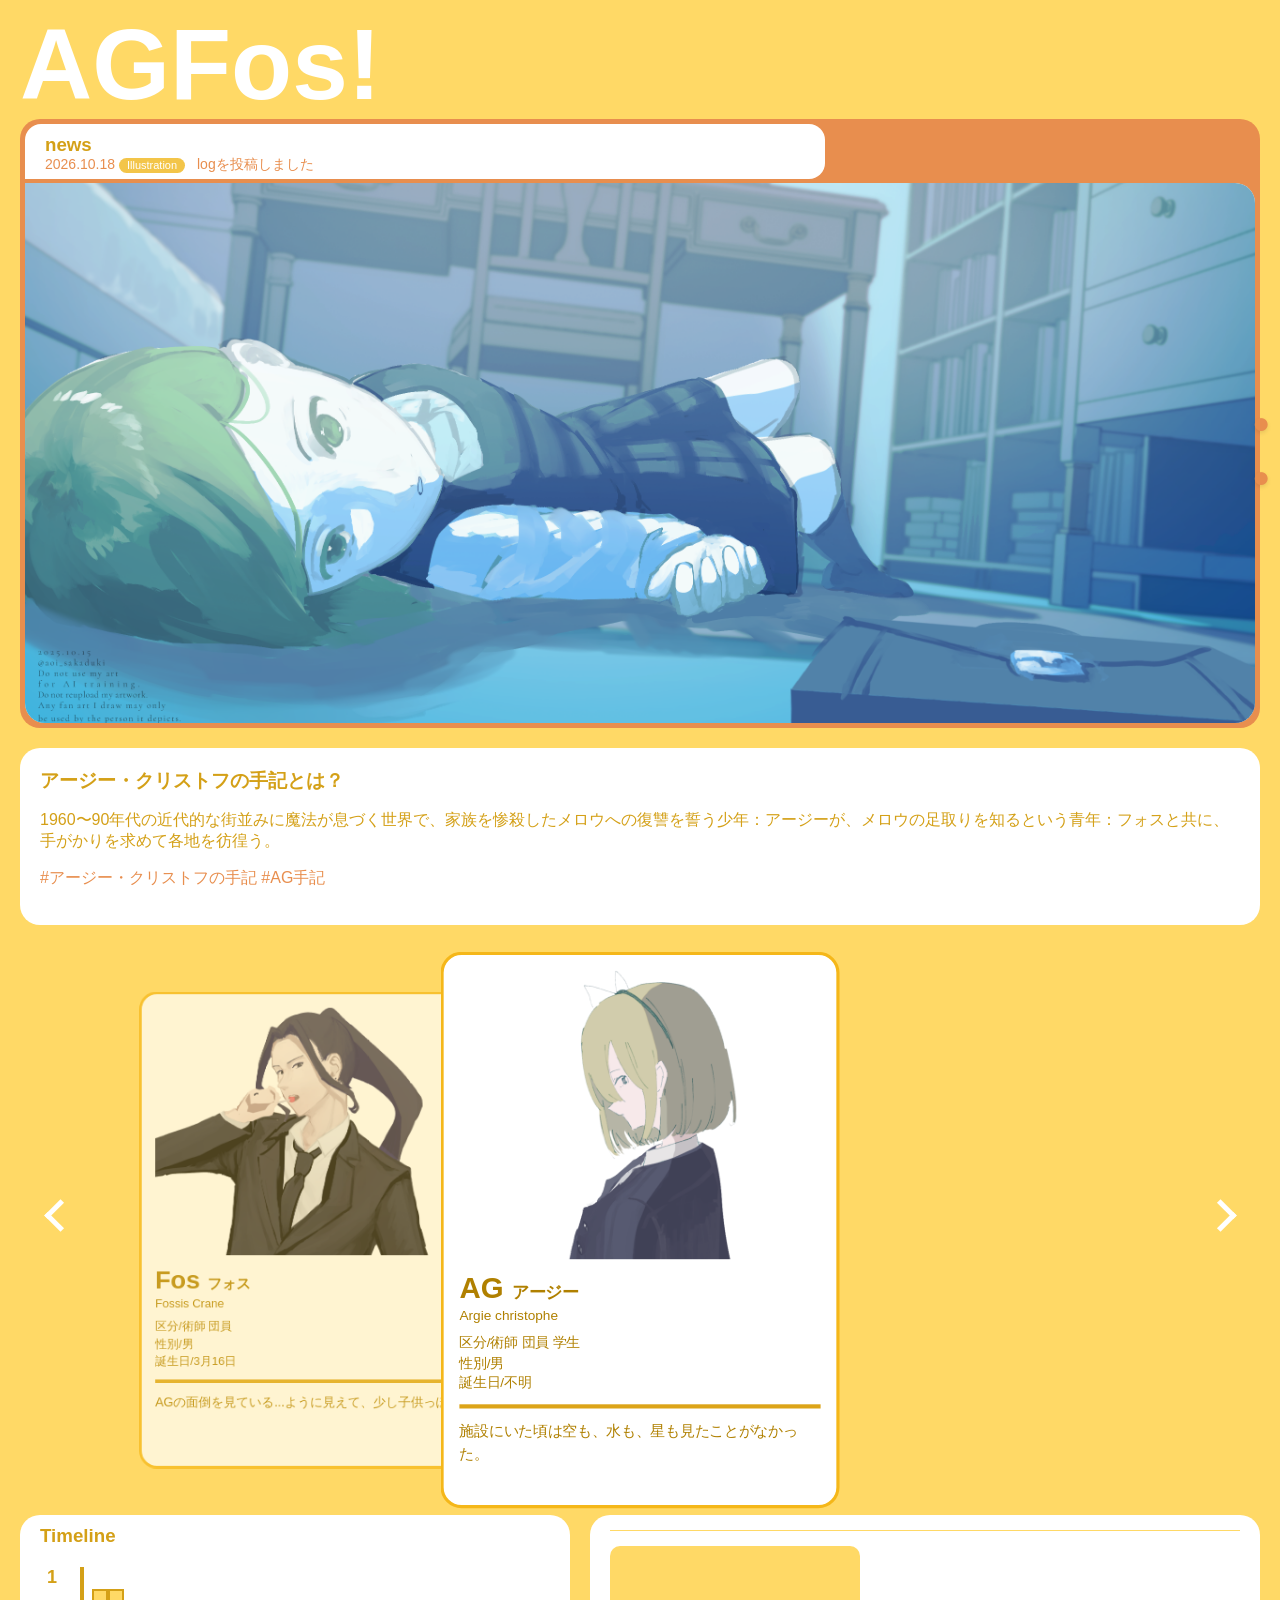
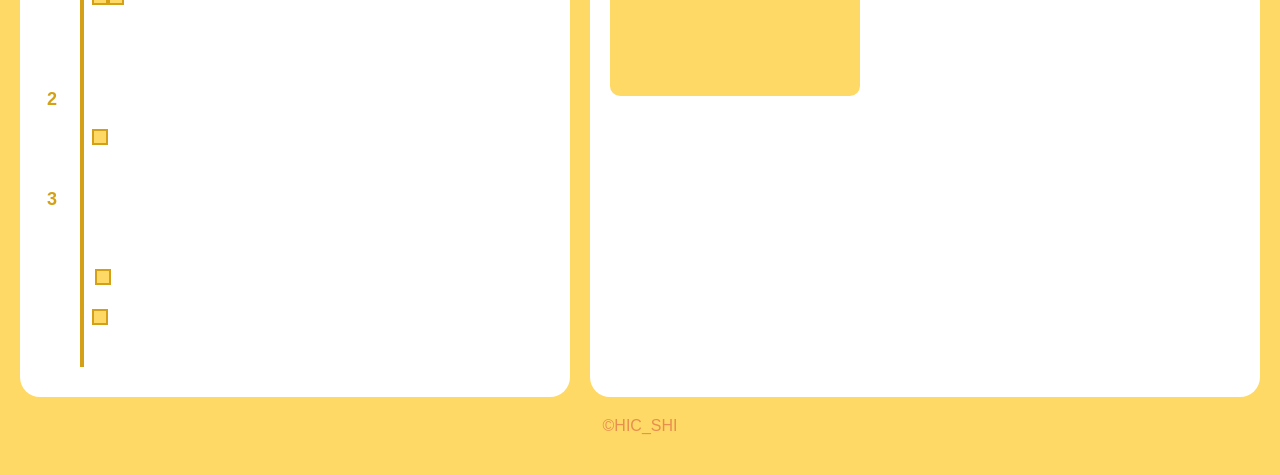
<file: index.html>
<!DOCTYPE html>
<html lang="ja">

<head>
    <meta charset="UTF-8">
    <meta name="viewport" content="width=device-width, initial-scale=1.0">
    <title>AGFos! - HOME</title>
    <link rel="stylesheet" href="style.css">
</head>

<body>
    <a href="index.html" id="title">
        <h1>AGFos!</h1>
    </a>

    <nav class="nav-column">
        <a href="index.html">●</a>
<!--        <a href="Lore.html">●</a> -->
        <a href="news.html">●</a>
    </nav>

    <div class="main-container">
        <div class="content-column">
            <div id="Top">
                <div class="white-box" id="white-box1">
                    <h3>news</h3>
                    <div id="news-container"></div>
                </div>
                <div id="slideshow-container">
                    <img id="slideshow-image-back" class="slideshow-image" src="" alt="">
                    <img id="slideshow-image-front" class="slideshow-image" src="" alt="">
                </div>
            </div>

            <div class="white-box character-box-margin">
                <h3 style="margin-top: 0px;">アージー・クリストフの手記とは？</h3>
                <p>1960〜90年代の近代的な街並みに魔法が息づく世界で、家族を惨殺したメロウへの復讐を誓う少年：アージーが、メロウの足取りを知るという青年：フォスと共に、手がかりを求めて各地を彷徨う。</p>
                <p style="text-wrap: balance;"><a href="https://x.com/search?q=%23%E3%82%A2%E3%83%BC%E3%82%B8%E3%83%BC%E3%83%BB%E3%82%AF%E3%83%AA%E3%82%B9%E3%83%88%E3%83%95%E3%81%AE%E6%89%8B%E8%A8%98&src=recent_search_click&f=live">#アージー・クリストフの手記</a> <a href="https://x.com/search?q=%23AG%E6%89%8B%E8%A8%98&src=typed_query">#AG手記</a> </p>
            </div>

            <div class="slider-wrapper" id="sliderWrapper">
                <button class="slider-nav-btn prev" id="prevBtn" aria-label="Previous">
                    <span class="slider-arrow"></span>
                </button>

                <div class="character-slider" id="slider"></div>

                <button class="slider-nav-btn next" id="nextBtn" aria-label="Next">
                    <span class="slider-arrow"></span>
                </button>
            </div>

            <div class="timeline-flex-container" id="timeline">
                <div class="white-box timeline-box">
                    <h3>Timeline</h3>
                    <div class="timeline-wrapper" id="timeline-area">
                        <div class="timeline-line"></div>
                        <div class="scale-mark" style="top: -10px;">1</div>
                        <div class="scale-mark" style="top: 112px;">2</div>
                        <div class="scale-mark" style="top: 212px;">3</div>
                    </div>
                </div>

                <div id="extra-info">
                    <div class="white-box info-content">
                        <h3 id="info-title" class="info-title-style"></h3>
                        <div id="info-links" class="info-links-style"></div>
                        <div class="info-body">
                            <div class="info-thumbnail" id="info-thumbnail"></div>
                            <div class="info-text-side">
                                <div id="info-description" class="info-description-style"></div>
                                <div id="info-meta" class="info-meta-style"></div>
                            </div>
                        </div>
                    </div>
                </div>
            </div>
            <div id="by"><a href="https://hic-shi.github.io/HOME/index.html">©HIC_SHI</a></div>
        </div>
    </div>

    <script src="characters.js"></script>

    <script>
        document.addEventListener('DOMContentLoaded', () => {
    const sliderArea = document.getElementById('sliderWrapper');
    if (sliderArea) {
        sliderArea.addEventListener('contextmenu', (e) => {
            e.preventDefault();
        });
    }

    const pcImages = ["bgimg/PC_1.png", "bgimg/PC_2.png", "bgimg/PC_3.png"];
    const spImages = ["bgimg/D_1.png", "bgimg/D_2.png", "bgimg/D_3.png"];
    let slideshowIndex = 0;
    const backImg = document.getElementById('slideshow-image-back');
    const frontImg = document.getElementById('slideshow-image-front');

    function initSlideshow() {
        const isMobile = window.innerWidth <= 600;
        const currentArray = isMobile ? spImages : pcImages;
        if (frontImg) {
            frontImg.src = currentArray[0];
            frontImg.style.opacity = 1;
        }
        if (backImg) {
            backImg.src = currentArray[1 % currentArray.length];
        }
    }

    function updateSlideshow() {
        const isMobile = window.innerWidth <= 600;
        const currentArray = isMobile ? spImages : pcImages;
        const nextIndex = (slideshowIndex + 1) % currentArray.length;

        if (backImg) backImg.src = currentArray[nextIndex];
        if (frontImg) {
            frontImg.style.transition = 'opacity 1.5s ease-in-out';
            frontImg.style.opacity = 0;
            setTimeout(() => {
                frontImg.src = currentArray[nextIndex];
                frontImg.style.opacity = 1;
                slideshowIndex = nextIndex;
            }, 1500);
        }
    }

    initSlideshow();
    setInterval(updateSlideshow, 7000);

    fetch('news.json')
        .then(res => {
            if (!res.ok) throw new Error(`HTTP Error: ${res.status}`);
            return res.json();
        })
        .then(data => {
            const container = document.getElementById('news-container');
            if (container && Array.isArray(data)) {
                container.innerHTML = '';
                data.slice(0, 1).forEach(item => {
                    const a = document.createElement('a');
                    a.className = 'news-container';
                    a.innerHTML = `${item.date || ''} <span class="category">${item.category || ''}</span> ${item.title || ''}`;
                    a.href = item.url || '#';
                    container.appendChild(a);
                });
            }
        })
        .catch(e => console.error("News error:", e));

    const GRID_SIZE = 20;
    const OFFSET_X = 60;

    fetch('timeline.json')
        .then(res => {
            if (!res.ok) throw new Error(`HTTP Error: ${res.status}`);
            return res.json();
        })
        .then(data => {
            const area = document.getElementById('timeline-area');
            if (!area || !Array.isArray(data)) return;

            data.forEach(work => {
                if (typeof work.y_start === 'number' && typeof work.y_end === 'number') {
                    const startPos = work.y_start * GRID_SIZE;
                    const endPos = work.y_end * GRID_SIZE;
                    
                    const range = document.createElement('div');
                    range.className = 'timeline-range';
                    range.style.top = `${startPos}px`;
                    range.style.height = `${endPos - startPos}px`;
                    range.style.left = `${OFFSET_X + (work.x || 0)}px`;
                    range.onclick = () => showDetail(work);
                    area.appendChild(range);

                    [startPos, endPos].forEach(pos => {
                        const dot = document.createElement('div');
                        dot.className = 'dot-btn';
                        dot.style.top = `${pos}px`;
                        dot.style.left = `${OFFSET_X + (work.x || 0)}px`;
                        dot.style.pointerEvents = 'none';
                        area.appendChild(dot);
                    });
                } else if (typeof work.y === 'number') {
                    const btn = document.createElement('div');
                    btn.className = 'dot-btn';
                    btn.style.top = `${work.y * GRID_SIZE}px`;
                    btn.style.left = `${OFFSET_X + (work.x || 0)}px`;
                    btn.onclick = () => showDetail(work);
                    area.appendChild(btn);
                }
            });
        })
        .catch(e => console.error("Timeline error:", e));
});

function showDetail(work) {
    const titleEl = document.getElementById('info-title');
    const metaEl = document.getElementById('info-meta');
    const descEl = document.getElementById('info-description');
    const thumbEl = document.getElementById('info-thumbnail');
    const linkList = document.getElementById('info-links');

    if (titleEl) titleEl.textContent = work.title || "";
    if (metaEl) metaEl.textContent = `${work.date || ''} / ${work.time_id || ''} [${work.category || ''}]`;
    if (descEl) descEl.textContent = work.description || "説明はありません。";

    if (thumbEl) {
        thumbEl.innerHTML = '';
        if (work.image) {
            const img = document.createElement('img');
            img.src = work.image;
            thumbEl.appendChild(img);
        } else {
            thumbEl.textContent = "画像なし";
        }
    }

    if (linkList) {
        linkList.innerHTML = '';
        if (work.links) {
            for (const [key, url] of Object.entries(work.links)) {
                const a = document.createElement('a');
                a.href = url;
                a.style.cssText = "display:inline-block; color:#fff; background:#ffbe14; margin-right:10px; padding:2px 10px; border-radius:15px; font-size:11px; font-weight:bold;";
                a.textContent = key.toUpperCase();
                linkList.appendChild(a);
            }
        }
    }
}
</script>
</body>

</html>
</file>
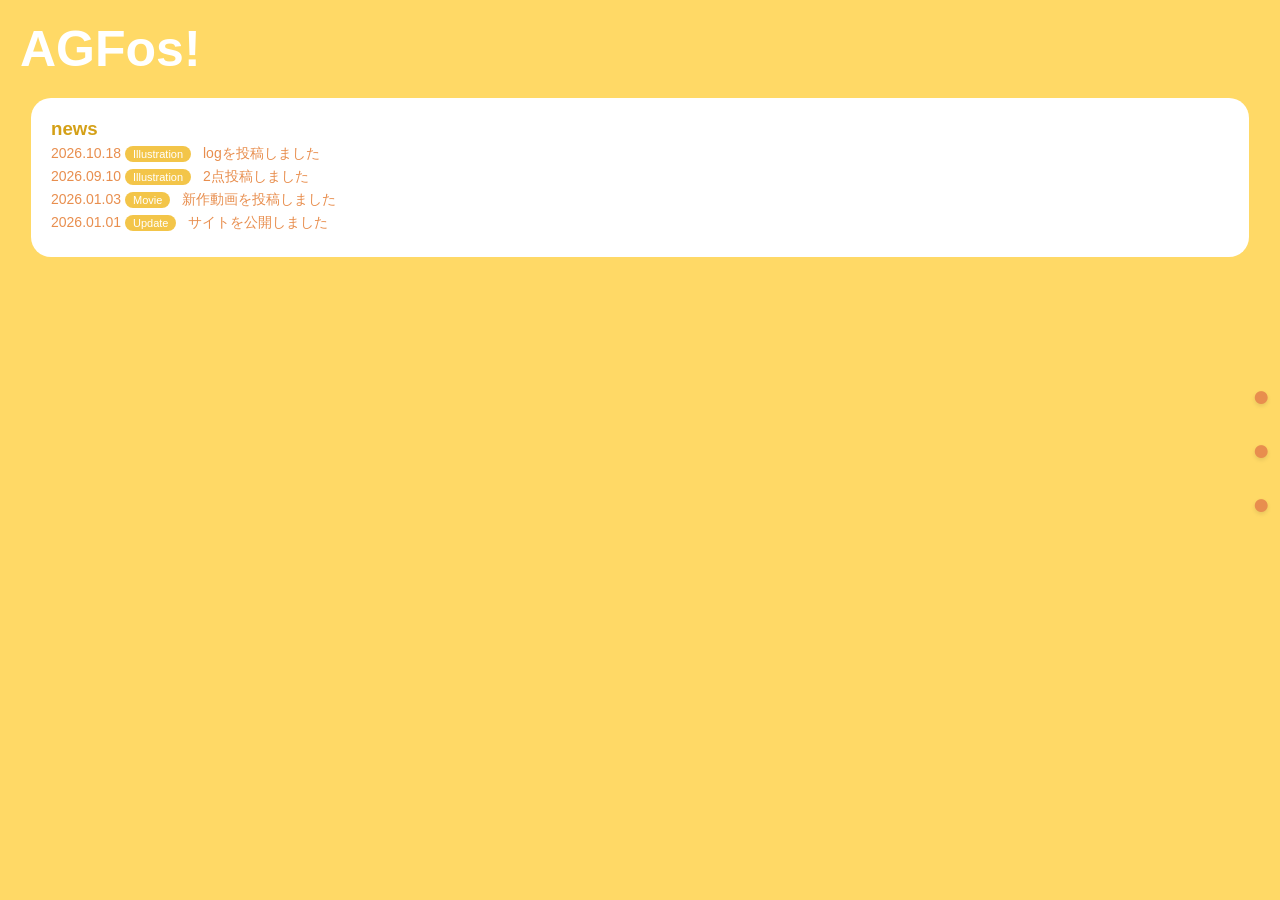
<file: about.html>
<!DOCTYPE html>
<html lang="ja">

<head>
    <meta charset="UTF-8">
    <meta name="viewport" content="width=device-width, initial-scale=1.0">
    <title>AGFos! - HOME</title>
    <style>
        html{
  user-select: none;
  -webkit-user-select: none;
  -moz-user-select: none;
  -khtml-user-select: none;
  -webkit-user-drag: none;
  -khtml-user-drag: none;
}

        body {
            background-color: #ffd966;
            color: #d4a017;
            font-family: sans-serif;
            display: flex;
            flex-direction: column;
            align-items: center;
            padding: 20px;
            margin: 0;
            overflow-x: hidden;
        }

        #title {
            font-size: 50px;
            color: #ffffff;
            width: 100%;
            margin: 0 0 20px 0;
        }

        .main-container {
            display: flex;
            justify-content: center;
            width: 100%;
        }

        .nav-column {
            position: fixed;
            right: 10px;
            top: 50%;
            transform: translateY(-50%);
            display: flex;
            flex-direction: column;
            gap: 20px;
            z-index: 1000;
        }

        .nav-column a {
            color: #ffffff;
            text-decoration: none;
            font-size: 30px;
            text-align: center;
            font-weight: bold;
            transition: transform 0.2s;
            text-shadow: 0 2px 4px rgba(0, 0, 0, 0.1);
        }

        .nav-column a:hover {
            transform: scale(1.3);
            color: #7b2cbf;
        }

        .content-column {
            flex: 1;
            width: 100%;
        }

        .white-box {
            background-color: #ffffff;
            border-radius: 20px;
            padding: 20px;
            margin-bottom: 20px;
            width: 100%;
        }

        /* Top & Slideshow */
        #Top {
            background-color: #e88e4e;
            border-radius: 20px;
            padding: 3px;
            margin-bottom: 50px;
            width: 100%;
            position: relative;
        }

        /* News */
        #white-box1 {
            width: 95%; 
            margin-bottom: 2px;
            position: relative;
            z-index: 10;
        }

        .news-container {
            display: block;
            color: #d4a017;
            text-decoration: none;
            font-size: 14px;
            padding-bottom: 5px;
        }

        span.category {
            background: #f3c549;
            color: #fff;
            padding: 2px 8px;
            border-radius: 10px;
            font-size: 11px;
            margin-right: 8px;
            display: inline-block;
        }

        a:link, a:visited {
            color: #e88e4e;
        }


        /* --- モバイル対応（600px以下） --- */
        @media(max-width: 600px) {
            body {
                padding: 10px;
            }

            #title {
                font-size: 36px;
                text-align: center;
            }

            .character {
                flex-direction: column;
            }

            .nav-column {
                right: 5px;
                gap: 10px;
            }

            .nav-column a {
                font-size: 20px;
            }

            #white-box1 {
                max-width: 94%;
            }
        }</style>
</head>

<body>
    <h1 id="title">AGFos!</h1>

    <nav class="nav-column">
        <a href="index.html" title="HOME">●</a>
        <a href="character.html" title="character">●</a>
        <a href="about.html" title="about">●</a>
    </nav>

    <div class="main-container">
                <div class="white-box" id="white-box1">
                    <h3 style="margin-top: 0px; margin-bottom: 5px;">news</h3>
                    <div id="news-container"></div>
                </div>
                    <p id="slideshow-image-front"  ></p>
    </div>
<script type="text/javascript">
//右クリック禁止
document.oncontextmenu = function(){ return false; };
document.body.oncontextmenu = "return false;"

//ドラッグ禁止
document.onselectstart = function(){ return false; };
document.onmousedown = function(){ return false; };
document.body.onselectstart = "return false;"
document.body.onmousedown = "return false;"
</script>
    <script>
        // --- News Script ---
        fetch('news.json').then(res => res.json()).then(data => {
            const container = document.getElementById('news-container');
            data.slice(0, 1000000).forEach(item => {
                const a = document.createElement('a');
                a.className = 'news-container';
                a.innerHTML = `${item.date} <span class="category">${item.category}</span> ${item.title}`;
                a.href = item.url;
                container.appendChild(a);
            });
        }).catch(e => console.log("News file not found."));
    </script>
</body>

</html>
</file>
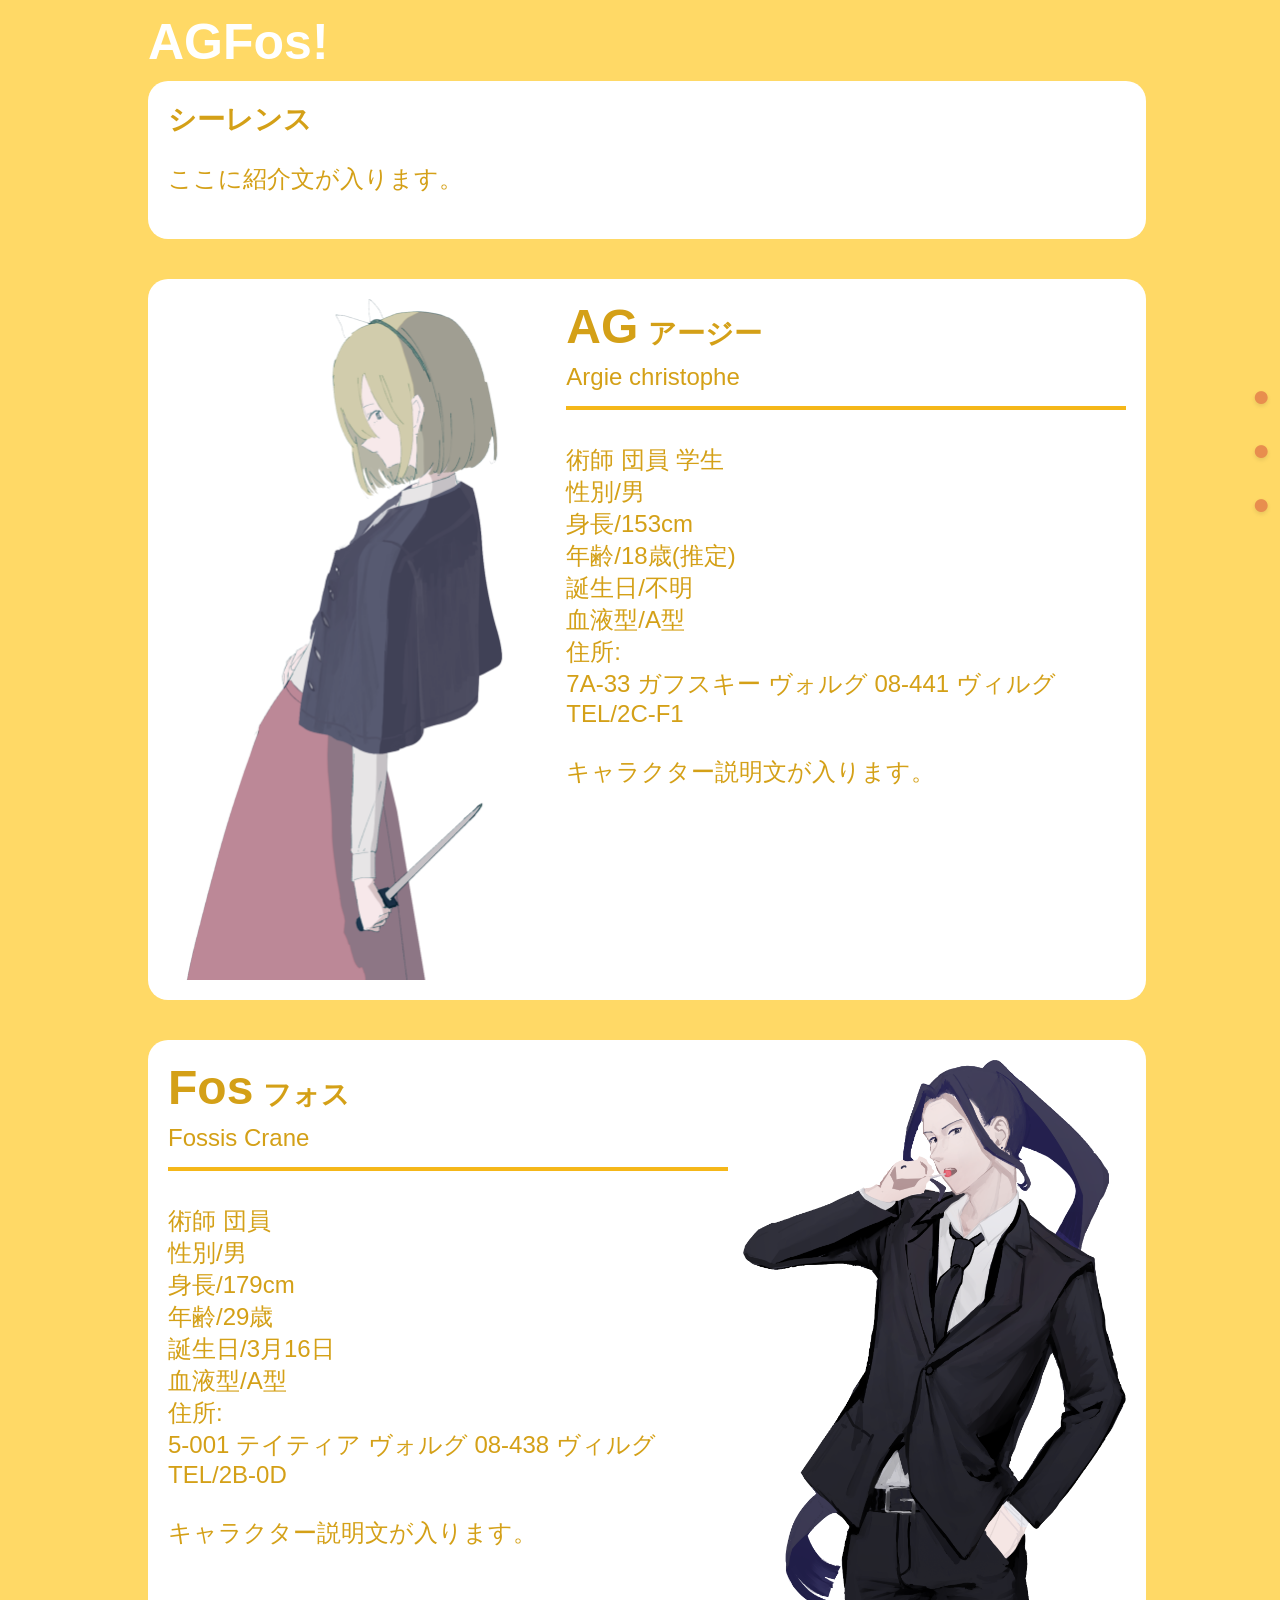
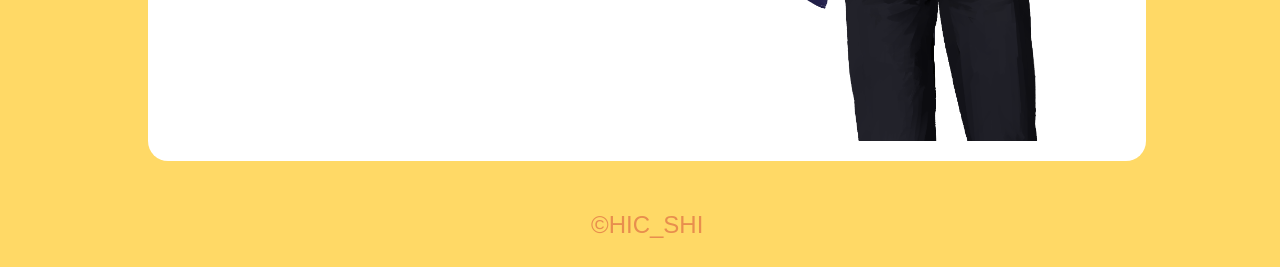
<file: character.html>
<!DOCTYPE html>
<html lang="ja">

<head>
    <meta charset="UTF-8">
    <meta name="viewport" content="width=device-width, initial-scale=1.0">
    <title>AGFos! - HOME</title>
    <style>
        /* --- Base Layout --- */
        html{
            user-select: none;
            -moz-user-select: none;
            -webkit-user-select: none;
            -ms-user-select: none;
        }
        body {
            background-color: #ffd966;
            color: #d4a017;
            font-family: sans-serif;
            display: flex;
            flex-direction: column;
            align-items: center;
            padding: 20px;
            margin-left: 10%;
            user-select: none;
            -moz-user-select: none;
            -webkit-user-select: none;
            -ms-user-select: none;
            width: 78%;
            font-size: 1.5em;
        }
        hr {
            border: none;
            border-top: 4px solid #f5b719;
            width: 100%;
            margin: 10px 0;
        }
        #title {
            font-size: 50px;
            color: #ffffff;
            width: 100%;
            margin: -15px 0 10px 0;
        }

        .main-container {
            display: flex;
            justify-content: center;
            gap: 40px;
            width: 100%;
            max-width: 1800px;
        }

        .content-column {
            flex: 1;
            order: 1;
        }

        /* --- Navigation --- */
        .nav-column {
            position: fixed;
            right: 10px;
            top: 50%;
            transform: translateY(-50%);
            display: flex;
            flex-direction: column;
            gap: 20px;
            z-index: 1000;
        }

        .nav-column a {
            color: #ffffff;
            text-decoration: none;
            font-size: 30px;
            text-align: center;
            font-weight: bold;
            transition: transform 0.2s;
            text-shadow: 0 2px 4px rgba(0, 0, 0, 0.1);
        }

        .nav-column a:hover {
            transform: scale(1.3);
            color: #7b2cbf;
        }

        /* --- Common Components --- */
        .white-box {
            background-color: #ffffff;
            border-radius: 20px;
            padding: 20px;
            margin-bottom: 20px;
            overflow-wrap: anywhere;
            word-break: normal;
        }

        .white-box h3 {
            margin: 0 0 5px 0;
        }

        .more {
            display: flex;
            justify-content: flex-end;
            text-decoration: none;
            margin-bottom: -10px;
        }

        a:link, a:visited {
            color: #e88e4e;
            text-decoration: none;
        }

        /* --- Top Section & Slideshow --- */
        #Top {
            background-color: #e88e4e;
            border-radius: 20px;
            padding: 20px;
            margin-bottom: 50px;
            position: relative;
        }

        #morenews {
            margin-top: -15px;
        }

        span.category {
            background: #f3c549;
            color: #fff;
            padding: 2px 8px;
            border-radius: 10px;
            font-size: 11px;
            margin-right: 8px;
            display: inline-block;
            vertical-align: middle;
            line-height: 1;
        }

        /* --- Character Section (統合修正箇所) --- */
        .character {
    display: flex;
    gap: 20px;
    margin-bottom: 30px;
    flex-direction: column;
        }

        .character-box-margin {
            margin-bottom: 4%;
        }
        
        #AG, #Fos {
            width: 100%; /* PC時に2つ並ぶよう調整 */
            display: flex;
            box-sizing: border-box;
            align-items: flex-start;
            gap: 15px;
        }

        .character img {
            height: auto;
            max-height: 900px;
            width: auto;
            max-width: 40%;
        }

        /* PCレイアウト: AGは左、Fosは右に画像 */
        #AG img { order: 1; }
        #AG .characterdescription { order: 2; }

        #Fos .characterdescription { order: 1; }
        #Fos img { order: 2; }

        .characterdescription {
            flex: 1;
            display: flex;
            flex-direction: column;
        }

        .c_name {
            display: flex;
            align-items: baseline;
        }

        .name {
            margin: 0 10px 0 0;
        }

        .full_name {
            margin: 5px 0;
        }

        .characterdescription .more {
            margin-top: auto; 
            padding-top: 70px;
        }

        /* --- Timeline & Extra Info --- */
        .timeline-flex-container {
            display: flex;
            gap: 20px;
            align-items: stretch;
        }

        .timeline-box {
            width: 400px;
            flex-shrink: 0;
        }

        .timeline-wrapper {
            position: relative;
            padding-left: 50px;
            margin-top: 30px;
            height: 400px;
            user-select: none;
        }

        .timeline-line {
            position: absolute;
            left: 40px;
            top: -10px;
            width: 4px;
            height: 100%;
            background-color: #d4a017;
        }

        .scale-mark {
            position: absolute;
            left: 7px;
            font-weight: bold;
            font-size: 18px;
            color: #d4a017;
        }

        .dot-btn {
            position: absolute;
            width: 12px;
            height: 12px;
            background-color: #ffd966;
            border: 2px solid #d4a017;
            border-radius: 50%;
            cursor: pointer;
            z-index: 10;
            transition: 0.3s;
            transform: translate(-50%, -50%);
        }

        .dot-btn:hover {
            background-color: #7b2cbf;
            border-color: #7b2cbf;
            transform: translate(-50%, -50%) scale(1.3);
        }

        .timeline-range {
            position: absolute;
            width: 8px;
            background-color: #d4a017;
            border-radius: 4px;
            z-index: 8;
            transform: translateX(-50%);
            opacity: 0.6;
            cursor: pointer;
            transition: 0.3s;
        }

        .timeline-range:hover {
            opacity: 1;
            background-color: #7b2cbf;
        }
        #extra-info {
            flex: 1;
            display: block;
            max-height: 500px;
        }

        .info-content {
            height: 100%;
            box-sizing: border-box;
            display: flex;
            flex-direction: column;
        }

        .info-title-style {
            margin: 0;
            border-bottom: 1px solid #ffd966;
            padding-bottom: 5px;
        }

        .info-body {
            display: flex;
            gap: 20px;
            margin-top: 15px;
            flex-direction: column;
            flex: 1;
        }

        .info-thumbnail {
            width: 250px;
            height: 150px;
            background-color: #ffd966;
            border-radius: 10px;
            display: flex;
            align-items: center;
            justify-content: center;
            flex-shrink: 0;
        }

        .info-thumbnail img {
            width: 100%;
            height: 100%;
            object-fit: cover;
            border-radius: 10px;
        }

        .info-text-side {
            flex: 1;
        }

        .info-description-style {
            color: #e88e4e;
            min-height: 80px;
        }

        .info-meta-style {
            font-size: 12px;
            color: #999;
            text-align: right;
            margin-top: 8%;
            padding-top: 10px;
        }
        #by{
            color: #d4a017;
            text-align: center;
        }

        /* --- Responsive (統合修正) --- */

        @media(max-width: 600px) {
            #slideshow-container {
                width: 108%;
                height: 63vh; 
                margin-top: -23px;
                margin-bottom: -17px;
                margin-left: -17px;
                margin-right: -17px;
            }
            
            .slideshow-image {
                border-top-left-radius: 0px;
                border-top-right-radius: 0px;
            }
            .nav-column {
                right: 0px;
                gap: 2px;
            }
            .news-container {
                padding-bottom: 15px;
            }
            #morenews{
                margin-bottom: -18px;
            }
            .nav-column a { font-size: 24px; color: #ff000094; }

            /* キャラクターセクション スマホ用 */
            .character { 
                flex-direction: column; 
                align-items: center; 
            }
            #AG, #Fos { 
                width: 100%; 
                flex-direction: column; 
                align-items: center;
                gap: 10px;
            }
            /* スマホでは画像を上(order 1)、説明を下(order 2)に固定 */
            #AG img, #Fos img {
                max-width: 65%; 
                margin-bottom: 10px;
                order: 1 !important;
            }
            #AG .characterdescription, #Fos .characterdescription {
                width: 100%;
                max-width: 100%;
                order: 2 !important;
            }

            #white-box1 { 
                margin: -4% -4% 6% -4%; 
                border-radius: 16px;
                border-bottom-left-radius: 0px;
                border-bottom-right-radius: 0px;
            }
            .timeline-flex-container{
                flex-direction: column;
            }
        }
    </style>
</head>

<body>
    <h1 id="title">AGFos!</h1>

    <nav class="nav-column">
        <a href="index.html">●</a>
        <a href="character.html">●</a>
        <a href="news.html">●</a>
    </nav>

    <div class="main-container">
        <div class="content-column">

            <div class="white-box character-box-margin">
                <h3>シーレンス</h3>
                <p>ここに紹介文が入ります。</p>
            </div>

            <div class="character">
                <div class="white-box" id="AG">
                    <img src="AG_sprite.png" alt="AG">
                    <div class="characterdescription">
                        <div class="c_name"><h1 class="name">AG</h1><h3 class="sub_name">アージー</h3></div> 
                        <p class="full_name">Argie christophe</p>
                        <hr>
                        <p>術師 団員 学生<br>性別/男<br>身長/153cm<br>年齢/18歳(推定)<br>誕生日/不明<br>血液型/A型<br>住所:<br>7A-33 ガフスキー ヴォルグ 08-441 ヴィルグ<br>TEL/2C-F1<br><br>キャラクター説明文が入ります。</p>

                    </div>
                </div>

                <div class="white-box" id="Fos">
                    <div class="characterdescription">
                        <div class="c_name"><h1 class="name">Fos</h1><h3 class="sub_name">フォス</h3></div> 
                        <p class="full_name">Fossis Crane</p>
                        <hr>
                        <p>術師 団員<br>性別/男<br>身長/179cm<br>年齢/29歳<br>誕生日/3月16日<br>血液型/A型<br>住所:<br>5-001 テイティア ヴォルグ 08-438 ヴィルグ<br>TEL/2B-0D<br><br>キャラクター説明文が入ります。</p>

                    </div>
                    <img src="Fos_sprite.png" alt="Fos">
                </div>
            </div>
        
        <div id="by"><a href="https://hic-shi.github.io/HOME/index.html">©HIC_SHI</a></div>
        </div>
    </div>

    <script type="text/javascript">
    //右クリック禁止
    document.oncontextmenu = function(){ return false; };
    document.body.oncontextmenu = "return false;"

    //ドラッグ禁止
    document.onselectstart = function(){ return false; };
    document.onmousedown = function(){ return false; };
    document.body.onselectstart = "return false;"
    document.body.onmousedown = "return false;"
    </script>
</body>
</html>
</file>
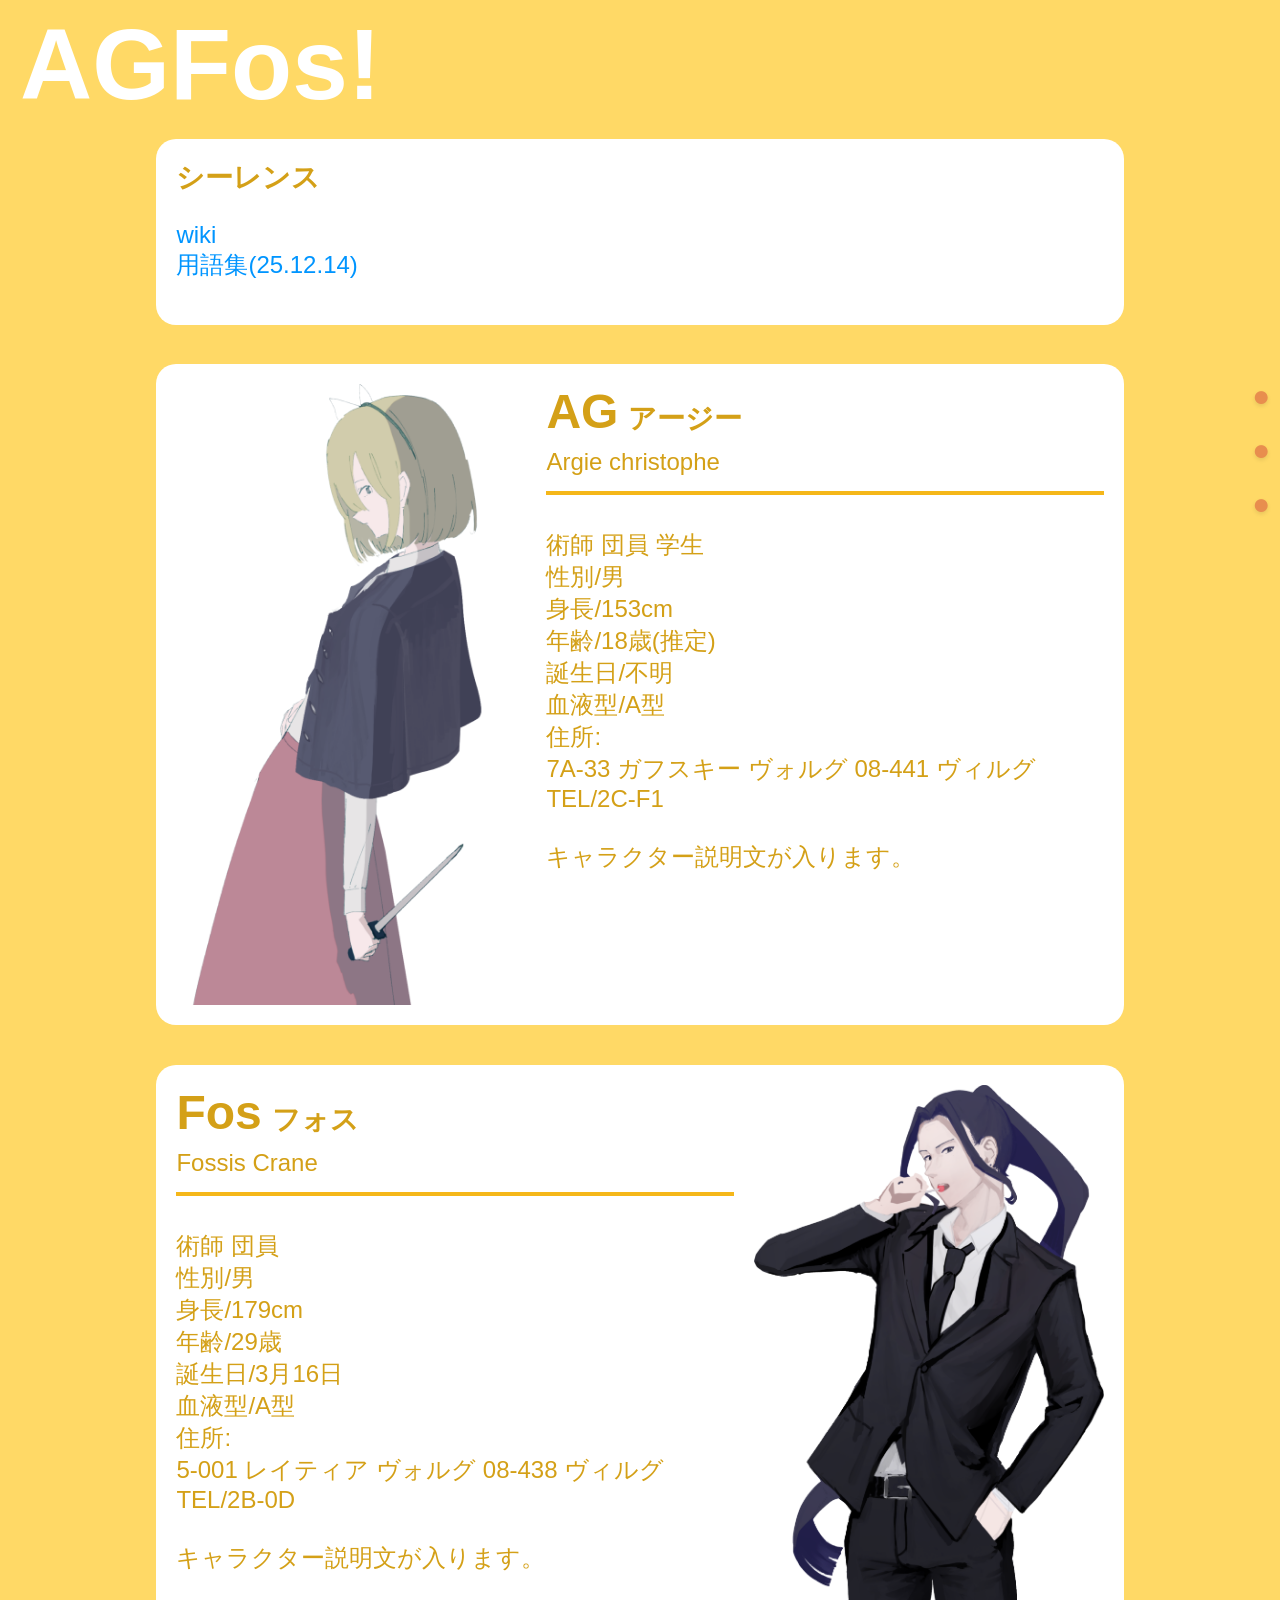
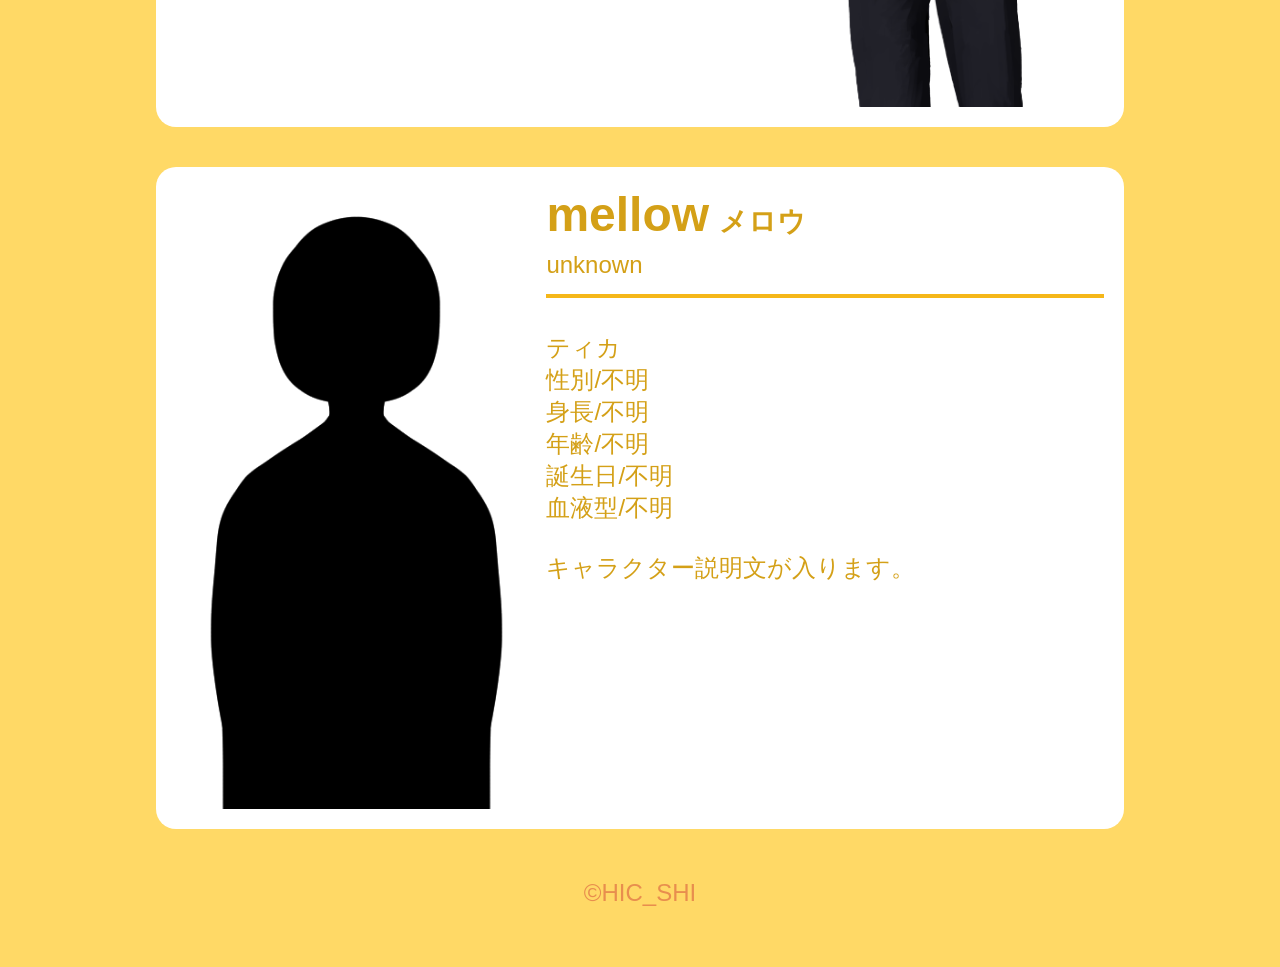
<file: Lore.html>
<!DOCTYPE html>
<html lang="ja">

<head>
    <meta charset="UTF-8">
    <meta name="viewport" content="width=device-width, initial-scale=1.0">
    <title>AGFos! - HOME</title>
    <style>
        /* --- Base Layout --- */
        html {
            user-select: none;
            -moz-user-select: none;
            -webkit-user-select: none;
            -ms-user-select: none;
        }

        body {
            background-color: #ffd966;
            color: #d4a017;
            font-family: sans-serif;
            display: flex;
            flex-direction: column;
            align-items: center;
            padding: 20px;
            margin: 0;
            overflow-x: hidden;
            font-size: 1.5em;
        }
        main{
            width: 78%;
        }
        hr {
            border: none;
            border-top: 4px solid #f5b719;
            width: 100%;
            margin: 10px 0;
        }

        #title {
            font-size: 50px;
            color: #ffffff;
            width: 100%;
            margin: -80px 0 -50px 0;
            text-decoration: none;
        }


        .main-container {
            display: flex;
            justify-content: center;
            gap: 40px;
            width: 100%;
            max-width: 1800px;
        }

        .content-column {
            flex: 1;
        }

        /* --- Navigation --- */
        .nav-column {
            position: fixed;
            right: 10px;
            top: 50%;
            transform: translateY(-50%);
            display: flex;
            flex-direction: column;
            gap: 20px;
            z-index: 1000;
        }

        .nav-column a {
            color: #ffffff;
            text-decoration: none;
            font-size: 30px;
            text-align: center;
            font-weight: bold;
            transition: transform 0.2s;
            text-shadow: 0 2px 4px rgba(0, 0, 0, 0.1);
        }

        /* --- Common Components --- */
        .white-box {
            background-color: #ffffff;
            border-radius: 20px;
            padding: 20px;
            margin-bottom: 20px;
            overflow-wrap: anywhere;
            word-break: normal;
            box-sizing: border-box;
            display: flex;
            align-items: flex-start;
            gap: 20px;
        }

        .white-box h3 {
            margin: 0 0 5px 0;
        }

        a:link,
        a:visited {
            color: #e88e4e;
            text-decoration: none;
        }

        a.dis,
        a.dis:visited {
            color: rgb(0, 149, 255);
        }

        /* --- Character Section --- */
        .character {
            display: flex;
            flex-direction: column;
            gap: 20px;
            margin-bottom: 30px;
        }

        .character-box-margin {
            margin-bottom: 4%;
            display: block; /* wikiボックスはフレックス解除 */
        }

        .character img {
            max-height: 900px;
            width: 350px;
        }

        /* --- Image Layout Classes --- */
        /* PCでの画像配置 */
        .image-left img { order: 1; }
        .image-left .characterdescription { order: 2; }

        .image-right .characterdescription { order: 1; }
        .image-right img { order: 2; }

        .characterdescription {
            flex: 1;
            display: flex;
            flex-direction: column;
        }

        .c_name {
            display: flex;
            align-items: baseline;
        }

        .name {
            margin: 0 10px 0 0;
        }

        .full_name {
            margin: 5px 0;
        }

        #by {
            color: #d4a017;
            text-align: center;
            padding-bottom: 40px;
        }

        /* --- Mobile --- */
        @media(max-width: 600px) {
            body{
                padding: 10px;
            }
            main {
                margin-left: 0;
                width: 100%;
                padding: 0px;
                font-size: 0.9rem;
                box-sizing: border-box;
            }
            #title h1 {
                margin: 80px 0 50px 0;
                font-size: 40px; 
            }

            .nav-column {
                right: 0px;
                gap: 10px;
                padding: 10px 5px;
                border-radius: 20px;
            }

            .nav-column a {
                font-size: 20px;
                color: rgb(205 123 36 / 57%);
            }

            .white-box {
                padding: 15px;
                border-radius: 15px;
                flex-direction: column;
                align-items: center;
            }

            .image-left img, .image-right img {
                max-width: 70%;
                order: 1 !important;
                margin-bottom: 10px;
            }
            .character{
                text-align: center;
            }
            .image-left .characterdescription, .image-right .characterdescription {
                order: 2 !important;
                width: 100%;
            }

            .c_name {
                justify-content: center;
            }

            .full_name {
                text-align: center;
            }
        }
    </style>
</head>

<body>
    <a href="index.html" id="title">
        <h1>AGFos!</h1>
    </a>
<main>
    <nav class="nav-column">
        <a href="index.html">●</a>
        <a href="Lore.html">●</a>
        <a href="news.html">●</a>
    </nav>

    <div class="main-container">
        <div class="content-column">

            <div class="white-box character-box-margin">
                <div>
                    <h3>シーレンス</h3>
                    <p><a class="dis" href="https://scrapbox.io/hic-shi/AGFos">wiki</a><br>
                        <a class="dis" href="https://hic-shi.github.io/HOME/bunka.html">用語集(25.12.14)</a>
                    </p>
                </div>
            </div>

            <div class="character">
                <div class="white-box image-left" id="AG">
                    <img src="AG_sprite.png" alt="AG">
                    <div class="characterdescription">
                        <div class="c_name">
                            <h1 class="name">AG</h1>
                            <h3 class="sub_name">アージー</h3>
                        </div>
                        <p class="full_name">Argie christophe</p>
                        <hr>
                        <p>術師 団員 学生<br>性別/男<br>身長/153cm<br>年齢/18歳(推定)<br>誕生日/不明<br>血液型/A型<br>住所:<br>7A-33 ガフスキー ヴォルグ 08-441 ヴィルグ<br>TEL/2C-F1<br><br>キャラクター説明文が入ります。</p>
                    </div>
                </div>

                <div class="white-box image-right">
                    <div class="characterdescription" id="Fos">
                        <div class="c_name">
                            <h1 class="name">Fos</h1>
                            <h3 class="sub_name">フォス</h3>
                        </div>
                        <p class="full_name">Fossis Crane</p>
                        <hr>
                        <p>術師 団員<br>性別/男<br>身長/179cm<br>年齢/29歳<br>誕生日/3月16日<br>血液型/A型<br>住所:<br>5-001 レイティア ヴォルグ 08-438 ヴィルグ<br>TEL/2B-0D<br><br>キャラクター説明文が入ります。</p>
                    </div>
                    <img src="Fos_sprite.png" alt="Fos">
                </div>
                <div class="white-box image-left">
                    <img src="unknown_sprite.png" alt="mellow">
                    <div class="characterdescription">
                        <div class="c_name">
                            <h1 class="name">mellow</h1>
                            <h3 class="sub_name">メロウ</h3>
                        </div>
                        <p class="full_name">unknown</p>
                        <hr>
                        <p>ティカ<br>性別/不明<br>身長/不明<br>年齢/不明<br>誕生日/不明<br>血液型/不明<br><br>キャラクター説明文が入ります。</p>
                    </div>
                </div>
            </div>

            <div id="by"><a href="https://hic-shi.github.io/HOME/index.html">©HIC_SHI</a></div>
        </div>
    </div>
</main>
    <script type="text/javascript">
        //右クリック禁止
        document.oncontextmenu = function () { return false; };
        //ドラッグ禁止
        document.onselectstart = function () { return false; };
        document.onmousedown = function (e) {
            if (e.button !== 2) { }
        };
    </script>
</body>

</html>
</file>
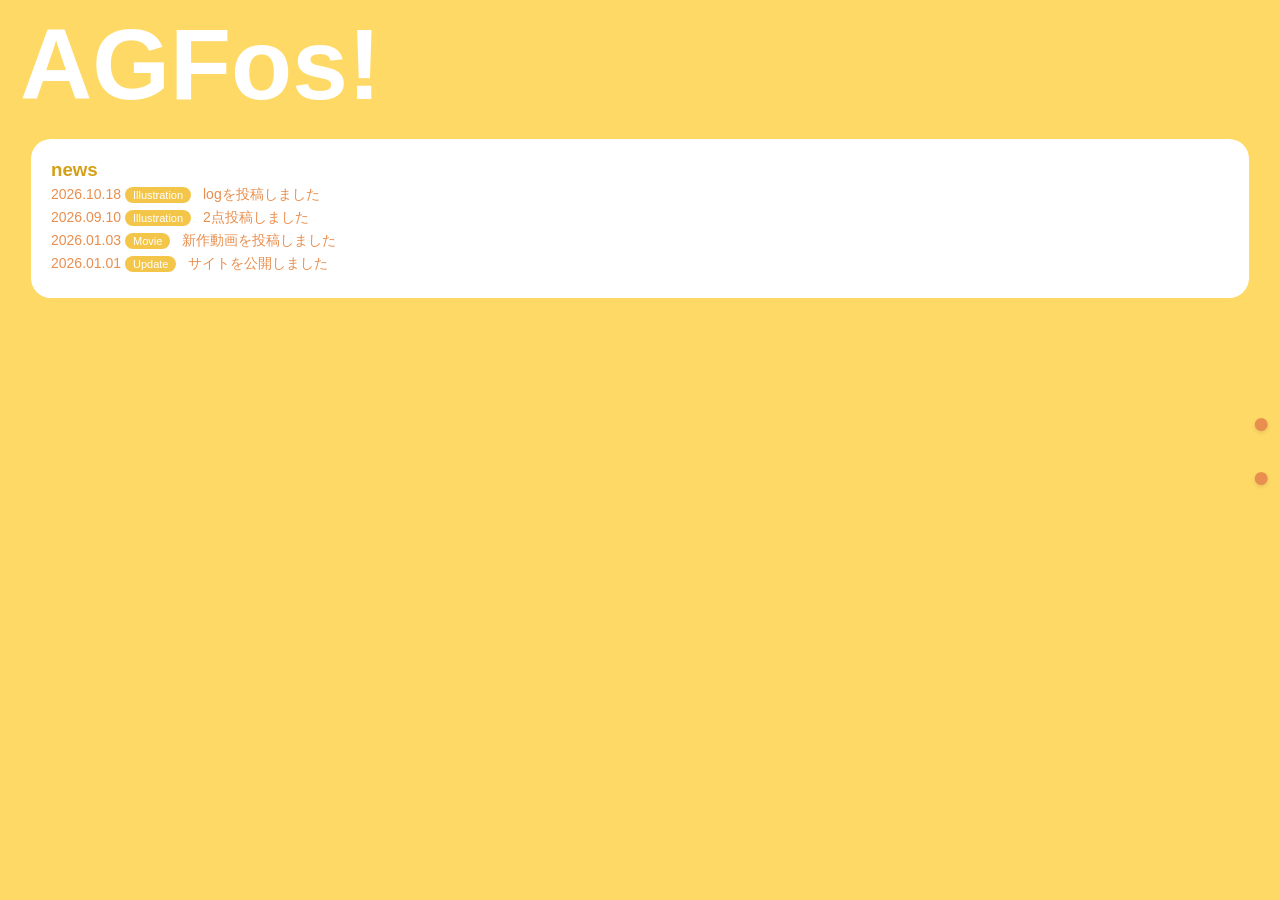
<file: news.html>
<!DOCTYPE html>
<html lang="ja">

<head>
    <meta charset="UTF-8">
    <meta name="viewport" content="width=device-width, initial-scale=1.0">
    <title>AGFos! - HOME</title>
    <style>
        html{
  user-select: none;
  -webkit-user-select: none;
  -moz-user-select: none;
  -khtml-user-select: none;
  -webkit-user-drag: none;
  -khtml-user-drag: none;
}

        body {
            background-color: #ffd966;
            color: #d4a017;
            font-family: sans-serif;
            display: flex;
            flex-direction: column;
            align-items: center;
            padding: 20px;
            margin: 0;
            overflow-x: hidden;
        }

        #title {
            font-size: 50px;
            color: #ffffff;
            width: 100%;
            margin: -80px 0 -50px 0;
        }

        .main-container {
            display: flex;
            justify-content: center;
            width: 100%;
        }

        .nav-column {
            position: fixed;
            right: 10px;
            top: 50%;
            transform: translateY(-50%);
            display: flex;
            flex-direction: column;
            gap: 20px;
            z-index: 1000;
        }

        .nav-column a {
            color: #ffffff;
            text-decoration: none;
            font-size: 30px;
            text-align: center;
            font-weight: bold;
            transition: transform 0.2s;
            text-shadow: 0 2px 4px rgba(0, 0, 0, 0.1);
        }

        .nav-column a:hover {
            transform: scale(1.3);
            color: #7b2cbf;
        }

        .content-column {
            flex: 1;
            width: 100%;
        }

        .white-box {
            background-color: #ffffff;
            border-radius: 20px;
            padding: 20px;
            margin-bottom: 20px;
            width: 100%;
        }

        /* Top & Slideshow */
        #Top {
            background-color: #e88e4e;
            border-radius: 20px;
            padding: 3px;
            margin-bottom: 50px;
            width: 100%;
            position: relative;
        }

        /* News */
        #white-box1 {
            width: 95%; 
            margin-bottom: 2px;
            position: relative;
            z-index: 10;
        }

        .news-container {
            display: block;
            color: #d4a017;
            text-decoration: none;
            font-size: 14px;
            padding-bottom: 5px;
        }

        span.category {
            background: #f3c549;
            color: #fff;
            padding: 2px 8px;
            border-radius: 10px;
            font-size: 11px;
            margin-right: 8px;
            display: inline-block;
        }

        a:link, a:visited {
            color: #e88e4e;
            text-decoration: none;
        }


        /* --- モバイル対応（600px以下） --- */
        @media(max-width: 600px) {
            body {
                padding: 10px;
            }

            #title h1 {
                margin: 80px 0 50px 0;
                font-size: 40px; 
            }

            .character {
                flex-direction: column;
            }

            .nav-column {
                right: 5px;
                gap: 10px;
            }

            .nav-column a {
                font-size: 20px;
                color: rgb(205 123 36 / 57%);
            }

            #white-box1 {
                max-width: 94%;
            }

            span.category {
                margin-right: 0px;
            }
        }</style>
</head>

<body>
    <a href="index.html" id="title"><h1 >AGFos!</h1></a>

    <nav class="nav-column">
        <a href="index.html" title="HOME">●</a>
<!--        <a href="Lore.html" title="character">●</a> -->
        <a href="about.html" title="about">●</a>
    </nav>

    <div class="main-container">
                <div class="white-box" id="white-box1">
                    <h3 style="margin-top: 0px; margin-bottom: 5px;">news</h3>
                    <div id="news-container"></div>
                </div>
                    <p id="slideshow-image-front"  ></p>
    </div>
<script type="text/javascript">
//右クリック禁止
document.oncontextmenu = function(){ return false; };
document.body.oncontextmenu = "return false;"

//ドラッグ禁止
document.onselectstart = function(){ return false; };
document.onmousedown = function(){ return false; };
document.body.onselectstart = "return false;"
document.body.onmousedown = "return false;"
</script>
    <script>
        // --- News Script ---
        fetch('news.json').then(res => res.json()).then(data => {
            const container = document.getElementById('news-container');
            data.slice(0, 1000000).forEach(item => {
                const a = document.createElement('a');
                a.className = 'news-container';
                a.innerHTML = `${item.date} <span class="category">${item.category}</span> ${item.title}`;
                a.href = item.url;
                container.appendChild(a);
            });
        }).catch(e => console.log("News file not found."));
    </script>
</body>

</html>
</file>
<file: style.css>
:root {
    --bg-color: #ffd966;
    --text-color: #d4a017;
    --hr-color: #dca419;
    --card-bg: #ffffff;
    --border-color: #f5b719;
    --img-bg: #fff2c6;
    --sub-text-color: #e88e4e;
    --full-name-color: #b08000;
    --link-hover-color: #7b2cbf;
    --arrow-color: #ffffff;
}

html {
    user-select: none;
    -moz-user-select: none;
    -webkit-user-select: none;
    -ms-user-select: none;
}

body {
    background-color: var(--bg-color);
    color: var(--text-color);
    font-family: sans-serif;
    display: flex;
    flex-direction: column;
    align-items: center;
    padding: 20px;
    margin: 0;
    overflow-x: hidden;
}

hr {
    border: none;
    border-top: 4px solid var(--hr-color);
    width: 100%;
    margin: 10px 0;
    margin-bottom: 0px;
}

#title {
    font-size: 50px;
    color: #ffffff;
    width: 100%;
    margin: -80px 0 -70px 0;
    text-decoration: none;
}

.main-container {
    display: flex;
    justify-content: center;
    gap: 40px;
    width: 100%;
    max-width: 1800px;
}

.content-column {
    flex: 1;
    width: 100%;
}

.nav-column {
    position: fixed;
    right: 10px;
    top: 50%;
    transform: translateY(-50%);
    display: flex;
    flex-direction: column;
    gap: 20px;
    z-index: 1000;
}

.nav-column a {
    color: #ffffff;
    text-decoration: none;
    font-size: 30px;
    text-align: center;
    font-weight: bold;
    transition: transform 0.2s;
    text-shadow: 0 2px 4px rgba(0, 0, 0, 0.1);
}

.nav-column a:hover {
    transform: scale(1.3);
    color: var(--link-hover-color);
}

.white-box {
    background-color: #ffffff;
    border-radius: 20px;
    padding: 20px;
    overflow-wrap: anywhere;
    word-break: normal;
    box-sizing: border-box;
}

.white-box h3 {
    margin: -10px 0 0 0;
}

.more {
    display: flex;
    justify-content: flex-end;
    text-decoration: none;
}

a:link,
a:visited {
    color: var(--sub-text-color);
    text-decoration: none;
}

/* トップ */
#Top {
    background-color: var(--sub-text-color);
    border-radius: 20px;
    padding: 5px;
    margin-bottom: 20px;
    position: relative;
}

#white-box1 {
    max-width: 800px;
    margin-left: 0%;
    margin-right: 0%;
    margin-bottom: 0px;
    border-radius: 16px;
    border-bottom-left-radius: 0px;
    position: relative;
    z-index: 10;
    padding-bottom: 0px;
}

#morenews {
    margin-top: -28px;
    margin-right: -10px;
}

#slideshow-container {
    position: relative;
    width: 100%;
    height: 60vh;
    margin-top: 4px;
    margin-bottom: 0px;
    margin-left: 0px;
    overflow: hidden;
    pointer-events: none;
}

.slideshow-image {
    position: absolute;
    top: 0;
    left: 0;
    width: 100%;
    height: 100%;
    object-fit: cover;
    object-position: 50% 50%;
    border-radius: 20px;
    border-top-left-radius: 0px;
    transition: opacity 1.5s ease-in-out;
}

#slideshow-image-front {
    z-index: 2;
}

#slideshow-image-back {
    z-index: 1;
}

/* ニュース */
.news-container {
    display: block;
    color: var(--text-color);
    text-decoration: none;
    margin: 0px 0;
    font-size: 14px;
    padding-bottom: 5px;
}

span.category {
    background: #f3c549;
    color: #fff;
    padding: 2px 8px;
    border-radius: 10px;
    font-size: 11px;
    margin-right: 8px;
    display: inline-block;
    vertical-align: middle;
    line-height: 1;
}

.character-box-margin {
    margin-bottom: 20px;
}

/* キャラクター*/
.slider-wrapper {
    position: relative;
    display: flex;
    align-items: center;
    justify-content: center;
    width: 100%;
    height: 540px;
    cursor: grab;
    touch-action: pan-y;
    margin-bottom: 30px;
}

.slider-wrapper:active {
    cursor: grabbing;
}

.click-layer {
    position: absolute;
    top: 0;
    left: 0;
    width: 100%;
    height: 100%;
    z-index: 5;
    display: flex;
    pointer-events: none;
}

.click-area {
    height: 100%;
    cursor: pointer;
    pointer-events: auto;
}

.click-area.prev {
    width: 35%;
}

.click-area.center {
    width: 30%;
    cursor: default;
    pointer-events: none;
}

.click-area.next {
    width: 35%;
}

.character-slider {
    display: flex;
    align-items: center;
    justify-content: center;
    width: 100%;
    height: 100%;
    position: relative;
}

.char-card {
    background-color: var(--card-bg);
    border: 3px solid var(--border-color);
    border-radius: 20px;
    padding: 15px;
    box-sizing: border-box;
    display: flex;
    flex-direction: column;
    position: absolute;
    width: 380px;
    height: 530px;
    top: 20px;
    left: 50%;
    margin-left: -190px;
    transition: transform 0.45s cubic-bezier(0.34, 1.56, 0.64, 1), opacity 0.25s ease-out;
    will-change: transform, opacity;
    pointer-events: auto;
    opacity: 0;
    user-select: none;
    -webkit-user-drag: none;
    cursor: grab;
}

.card-header {
    display: flex;
    flex-direction: column;
    width: 100%;
}
.card-main-img {
    width: 100%;
    aspect-ratio: 5 / 4;
    object-fit: cover;
    object-position: -32px 0px;
    border-radius: 12px;
    pointer-events: none;
    background-color: var(--card-bg);
    flex-shrink: 0;
    box-sizing: border-box;
}

.card-header-info {
    width: 100%;
    margin-top: 12px;
    display: flex;
    flex-direction: column;
}

.card-header-info .c_name {
    display: flex;
    align-items: baseline;
    gap: 8px;
    color: var(--full-name-color);
}

.card-header-info .name {
    margin: 0;
    font-size: 24px;
}

.card-header-info .sub_name {
    margin: 0;
    font-size: 15px;
    color: var(--full-name-color);
}

.card-header-info .full_name {
    margin: 2px 0 6px 0;
    font-size: 12px;
    color: var(--full-name-color);
}

.profile-summary {
    font-size: 13px;
    line-height: 1.4;
    color: var(--text-color);
    margin: 0;
}

.card-body {
    display: flex;
    flex-direction: column;
    flex: 1;
    margin-top: 8px;
}

.char-card:active {
    cursor: grabbing;
}

.char-card.active {
    transform: translateX(0) scale(1.05);
    opacity: 1;
    z-index: 10;
}

.char-card.prev-1 {
    transform: translateX(-330px) scale(0.9);
    opacity: 0.7;
    z-index: 5;
}

.char-card.next-1 {
    transform: translateX(330px) scale(0.9);
    opacity: 0.7;
    z-index: 5;
}

.char-card.hidden {
    transform: translateX(0) scale(0.8);
    opacity: 0;
    z-index: 1;
    pointer-events: none;
}

.card-header {
    display: flex;
    gap: 15px;
    align-items: flex-start;
}

.card-header img {
    width: 110px;
    height: 150px;
    object-fit: cover;
    border-radius: 12px;
    pointer-events: none;
    background-color: var(--img-bg);
    flex-shrink: 0;
}

.card-header-info {
    flex: 1;
    display: flex;
    flex-direction: column;
}

.card-header-info .c_name {
    display: flex;
    align-items: baseline;
    gap: 8px;
}

.card-header-info .name {
    margin: 0;
    font-size: 28px;
}

.card-header-info .sub_name {
    margin: 0;
    font-size: 16px;
    color: var(--full-name-color);
}

.card-header-info .full_name {
    margin: 2px 0 8px 0;
    font-size: 13px;
    color: var(--full-name-color);
}

.profile-summary {
    font-size: 13px;
    line-height: 1.5;
    color: var(--full-name-color);
    margin: 0;
}

.card-body {
    display: flex;
    flex-direction: column;
    flex: 1;
    margin-top: 10px;
    color: var(--full-name-color);
}

.card-body .c_description {
    margin: 0;
    font-size: 14px;
    line-height: 1.6;
    flex: 1;
}

.more-wrapper {
    display: flex;
    justify-content: flex-end;
    margin-top: 15px;
    position: relative;
    z-index: 20;
}

a.more-link {
    color: var(--sub-text-color);
    text-decoration: none;
    font-weight: bold;
    font-size: 14px;
    transition: color 0.2s ease-out, transform 0.3s cubic-bezier(0.34, 1.56, 0.64, 1);
    position: relative;
    z-index: 20;
    display: inline-block;
}

a.more-link:hover {
    color: var(--link-hover-color);
    transform: scale(1.15) translateX(3px);
}

.slider-nav-btn {
    position: absolute;
    top: 0;
    bottom: 0;
    width: 80px;
    background: transparent;
    border: none;
    cursor: pointer;
    display: flex;
    align-items: center;
    justify-content: center;
    z-index: 30;
    outline: none;
}

.slider-nav-btn.prev {
    left: 0;
}

.slider-nav-btn.next {
    right: 0;
}

.slider-arrow {
    width: 18px;
    height: 18px;
    border-top: 5px solid var(--arrow-color);
    border-right: 5px solid var(--arrow-color);
    display: inline-block;
    transition: transform 0.25s cubic-bezier(0.34, 1.56, 0.64, 1);
}

.slider-nav-btn.prev .slider-arrow {
    transform: rotate(-135deg);
}

.slider-nav-btn.next .slider-arrow {
    transform: rotate(45deg);
}

.slider-nav-btn.prev:hover .slider-arrow {
    transform: scale(1.35) rotate(-135deg);
}

.slider-nav-btn.next:hover .slider-arrow {
    transform: scale(1.35) rotate(45deg);
}

/* タイムライン */
.timeline-flex-container {
    display: flex;
    gap: 20px;
    align-items: stretch;
}

.timeline-box {
    width: 550px;
    flex-shrink: 0;
}

.timeline-wrapper {
    position: relative;
    padding-left: 50px;
    margin-top: 30px;
    height: 400px;
    user-select: none;
    min-width: 300px;
}

.timeline-line {
    position: absolute;
    left: 40px;
    top: -10px;
    width: 4px;
    height: 100%;
    background-color: var(--text-color);
}

.scale-mark {
    position: absolute;
    left: 7px;
    font-weight: bold;
    font-size: 18px;
    color: var(--text-color);
}

.dot-btn {
    position: absolute;
    width: 12px;
    height: 12px;
    background-color: var(--bg-color);
    border: 2px solid var(--text-color);
    cursor: pointer;
    z-index: 10;
    transition: 0.3s;
    transform: translate(-50%, -50%);
}

.dot-btn:hover {
    background-color: var(--link-hover-color);
    border-color: var(--link-hover-color);
    transform: translate(-50%, -50%) scale(1.3);
}

.timeline-range {
    position: absolute;
    width: 8px;
    background-color: var(--text-color);
    border-radius: 4px;
    z-index: 8;
    transform: translateX(-50%);
    opacity: 0.6;
    cursor: pointer;
    transition: 0.3s;
}

.timeline-range:hover {
    opacity: 1;
    background-color: var(--link-hover-color);
}

#extra-info {
    flex: 1;
    display: block;
    max-height: 500px;
}

.info-content {
    height: 100%;
    box-sizing: border-box;
    display: flex;
    flex-direction: column;
}

.info-title-style {
    margin: 0;
    border-bottom: 1px solid var(--bg-color);
    padding-bottom: 5px;
}

.info-body {
    display: flex;
    gap: 20px;
    margin-top: 15px;
    flex-direction: column;
    flex: 1;
}

.info-thumbnail {
    width: 250px;
    height: 150px;
    background-color: var(--bg-color);
    border-radius: 10px;
    display: flex;
    align-items: center;
    justify-content: center;
    flex-shrink: 0;
    pointer-events: none;
}

.info-thumbnail img {
    width: 100%;
    height: 100%;
    object-fit: cover;
    border-radius: 10px;
}

.info-text-side {
    flex: 1;
}

.info-description-style {
    color: var(--sub-text-color);
    min-height: 80px;
}

.info-meta-style {
    font-size: 12px;
    color: #999;
    text-align: right;
    margin-top: 8%;
    padding-top: 10px;
}

#by {
    color: var(--text-color);
    text-align: center;
    padding: 20px 0;
}

@media(max-width: 1262px) {
    #slideshow-container {
        height: 30vh;
    }
}

@media(max-width: 888px) {
    body {
        padding: 10px;
    }

    #Top {
        overflow: hidden;
        margin-bottom: 10px;
    }

    #title {
        font-size: 50px;
        color: #ffffff;
        width: 100%;
        margin: -80px 0 -50px 0;
        text-decoration: none;
    }

    #title h1 {
        margin: 80px 0 50px 0;
        font-size: 40px;
    }

    #slideshow-container {
        width: 100%;
        height: 63vh;
        margin-bottom: 0px;
        margin-right: -21px;
    }

    .slideshow-image {
        border-top-left-radius: 0px;
        border-top-right-radius: 0px;
    }

    .nav-column {
        right: 5px;
        gap: 5px;
    }

    .nav-column a {
        font-size: 20px;
        color: rgb(205 123 36 / 57%);
    }

    .news-container {
        padding-bottom: 15px;
        font-size: 13px;
    }

    #morenews {
        margin-bottom: -18px;
    }

    #white-box1 {
        margin-left: 0%;
        margin-right: 0%;
        border-radius: 16px;
        border-bottom-left-radius: 0px;
        border-bottom-right-radius: 0px;
    }

    .timeline-flex-container {
        flex-direction: column;
    }

    .white-box h3 {
        margin: 0 0 5px 0;
    }

    .timeline-box {
        width: 100%;
        max-width: 100%;
        box-sizing: border-box;
        overflow-x: scroll;
    }

    .timeline-wrapper {
        padding-left: 40px;
        width: 500px;
    }

    .info-thumbnail {
        width: 100%;
        height: 190px;
    }
}

@media(max-width: 768px) {
    .char-card {
        width: 300px;
        height: 460px;
        margin-left: -150px;
    }

    .char-card.active {
        transform: translateX(0) scale(1.03);
    }

    .char-card.prev-1 {
        transform: translateX(-170px) scale(0.85);
    }

    .char-card.next-1 {
        transform: translateX(170px) scale(0.85);
    }

    .slider-nav-btn {
        width: 45px;
    }
}
</file>
